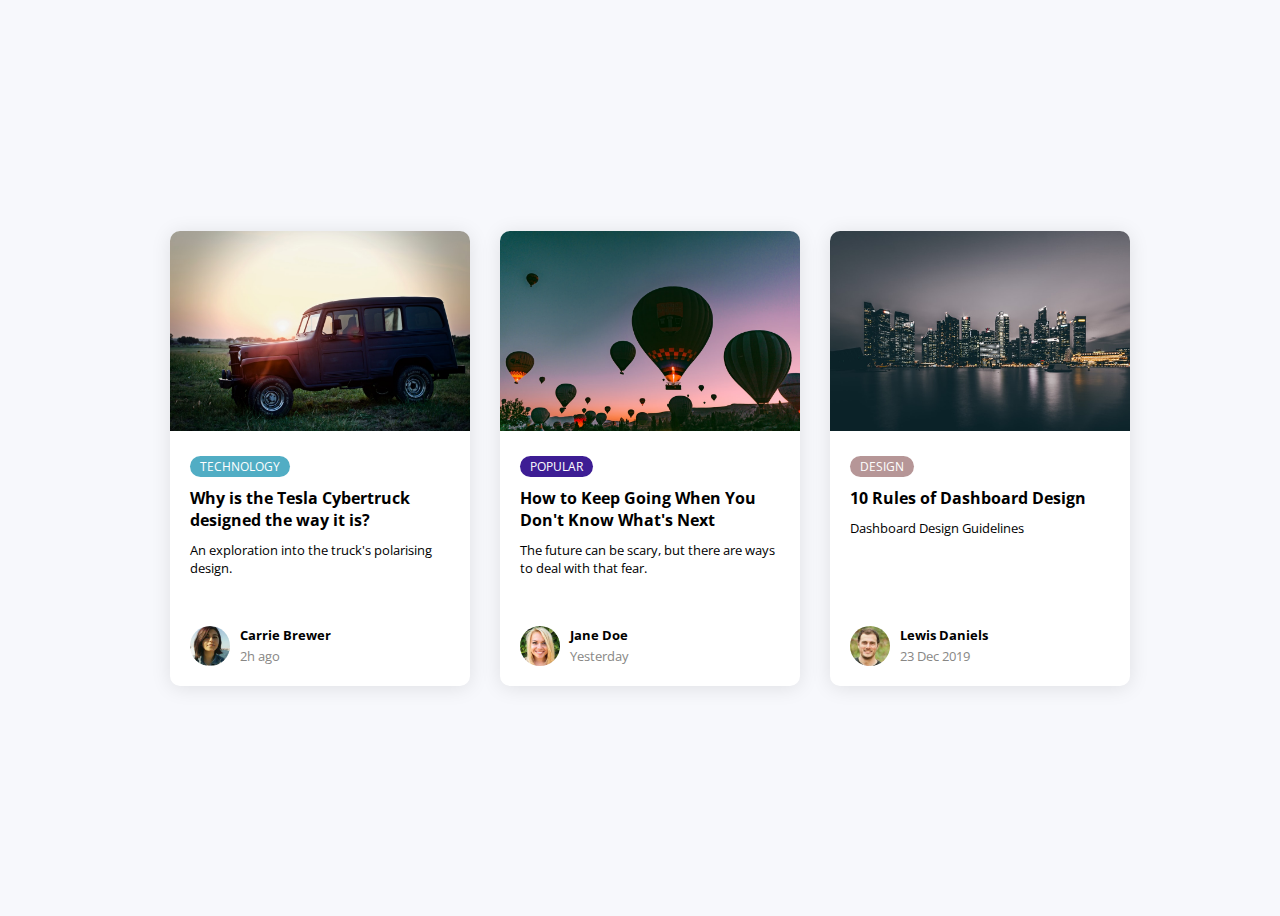
<file: Blog Cards/index.html>
<!DOCTYPE html>
<html lang="en">
<head>
    <meta charset="UTF-8">
    <meta name="viewport" content="width=device-width, initial-scale=1.0">
    <link rel="stylesheet" href="styles.css">
    <title>Blog Cards</title>
</head>
<body>
    <div class="container">
        <div class="card">
            <div class="card-header">
                <img src="./images/rover.jpeg" alt="">
            </div>
            <div class="card-body">
                <span class="tag tag-teal">Technology</span>
                <h4>Why is the Tesla Cybertruck designed the way it is?</h4>
            <p>An exploration into the truck's polarising design.</p>
                <div class="user">
                <img src="./images/user-1.jpg" alt="">
                <div class="user-info">
                    <h5>Carrie Brewer</h5>
                    <small>2h ago</small>
             </div>
        </div>
     </div>
    </div>
    <div class="card">
        <div class="card-header">
            <img src="./images/ballons.jpeg" alt="">
        </div>
        <div class="card-body">
            <span class="tag tag-blue">Popular</span>
            <h4>How to Keep Going When You Don't Know What's Next</h4>
        <p>The future can be scary, but there are ways to deal with that fear.</p>
        <div class="user">
            <img src="./images/user-3.jpg" alt="">
            <div class="user-info">
                <h5>Jane Doe</h5>
                <small>Yesterday</small>
         </div>
    </div>
 </div>
</div>
<div class="card">
    <div class="card-header">
        <img src="./images/city.jpeg" alt="">
    </div>
    <div class="card-body">
        <span class="tag tag-purple">Design</span>
        <h4>10 Rules of Dashboard Design</h4>
    <p>Dashboard Design Guidelines</p>
    <div class="user">
        <img src="./images/user-2.jpg" alt="">
        <div class="user-info">
            <h5>Lewis Daniels</h5>
            <small>23 Dec 2019</small>
     </div>
</div>
</div>
</div>
 </div>
</body>
</html>
</file>
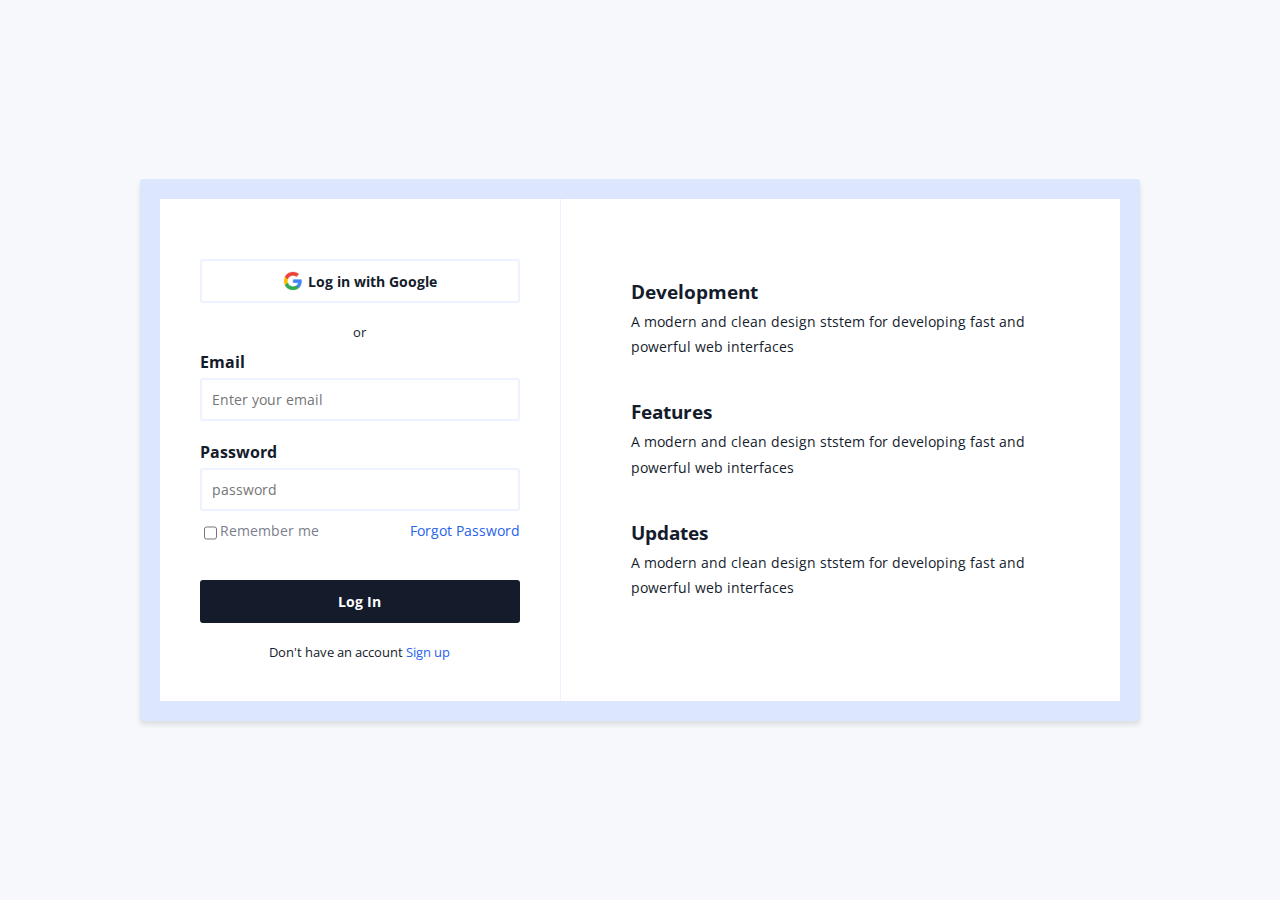
<file: Login Page/index.html>
<!DOCTYPE html>
<html lang="en">
<head>
    <meta charset="UTF-8">
    <meta name="viewport" content="width=device-width, initial-scale=1.0">
    <link rel="stylesheet" href="styles.css">
    <link rel="stylesheet" href="https://cdnjs.cloudflare.com/ajax/libs/font-awesome/5.13.1/css/all.min.css" integrity="sha512-xA6Hp6oezhjd6LiLZynuukm80f8BoZ3OpcEYaqKoCV3HKQDrYjDE1Gu8ocxgxoXmwmSzM4iqPvCsOkQNiu41GA==" crossorigin="anonymous" />
    <title>Login Page</title>
</head>
<body>
    <div class="container">
        <form>
            <button class="btn btn-ghost">
                <img src="./images/google.png" alt="">
                Log in with Google
            </button>
            
            <small>or</small>

            <div class="form-control">
                <label for="email">Email</label>
                <input type="email" id="email" placeholder="Enter your email">
            </div>

            <div class="form-control">
                <label for="password">Password</label>
                <input type="password" id="password" placeholder="password">
            </div>

            <div class="checkbox-container">
                <input type="checkbox" id="remember">
                <label for="remember">Remember me</label>
                <a href="#">Forgot Password</a>
            </div>
            <button class="btn">Log In</button>
            
            <small>Don't have an account <a href="#">Sign up</a></small>
        </form>

        <div class="features">
            <div class="feature">
                <i class="fas fa-code"></i>
                <h3>Development</h3>
                <p>A modern and clean design ststem for developing fast and powerful web interfaces</p>
            </div>

            <div class="feature">
                <i class="fas fa-gift"></i>
                <h3>Features</h3>
                <p>A modern and clean design ststem for developing fast and powerful web interfaces</p>
            </div>

            <div class="feature">
                <i class="fas fa-edit"></i>
                <h3>Updates</h3>
                <p>A modern and clean design ststem for developing fast and powerful web interfaces</p>
            </div>
        </div>
    </div>
</body>
</html>
</file>
<file: Blog Cards/styles.css>
@import url('https://fonts.googleapis.com/css2?family=Open+Sans:wght@400;600&display=swap');


*{
    box-sizing: border-box;
}


body{
    font-family: 'Open Sans', sans-serif;
    background-color: #F7f8fc;
    display: flex;
    align-items: center;
    justify-content: center;
    min-height: 100vh;
}

.container{
    display: grid;
    grid-template-columns: repeat(3, 1fr);
    width: 940px;
    gap: 30px;
    margin: auto;
}

.card{
    background-color: #fff;
    border-radius: 10px;
    box-shadow: 0 2px 20px rgba(0, 0, 0, 0.1);
    overflow: hidden;
    width: 300px;
}

.card-header img{
    width: 100%;
    height: 200px;
    object-fit: cover;
}

.card-body{
    display: flex;
    flex-direction: column;
    align-items: start;
    padding: 20px;
    min-height: 250px;
}


.tag{
    background: #777;
    border-radius: 50px;
    font-size: 12px;
    margin: 0;
    color: #fff;
    padding: 2px 10px;
    text-transform: uppercase ;
}


.tag-teal{
    background-color: #51ADC4;
}


.tag-blue{
    background-color: #3d1d94;
}


.tag-purple{
    background-color: #B69697;
}


.card-body h4{
    margin: 10px 0;
}

.card-body p {
    font-size: 13px;
    margin: 0 0 40px;
}


.user{
    display: flex;
    margin-top: auto;
}

.user img{
    width: 40px;
    height: 40px;
    border-radius: 50%;
    margin-right: 10px;
}

.user-info h5{
    margin: 0;
}
.user-info small{
    color: #888785;
}

@media  (max-width: 940px){
    .container{
        grid-template-columns: 1fr;
        justify-items: center;
    }
}
</file>
<file: Login Page/styles.css>
@import url('https://fonts.googleapis.com/css2?family=Open+Sans:wght@400;600&display=swap');


*{
    box-sizing: border-box;
}


body{
    font-family: 'Open Sans', sans-serif;
    background-color: #f7f8fc;
    color: #141c2c;
    display: flex;
    align-items: center;
    justify-content: center;
    min-height: 100vh;
    margin: 0;
}


a{
    color: #2762eb;
    text-decoration: none;
}

.container{
    background-color: #fff;
    border-radius: 3px;
    border: 20px solid #dce7ff;
    width: 1000px;
    max-width: 100%;
    display: flex;
    box-shadow: 0 4px 5px rgba(0, 0, 0, 0.1)

}


form{
    border-right: 1px solid #ecf2ff;
    display: flex;
    flex-direction: column;
    align-items: center;
    justify-content: center;
    padding: 40px;
    flex: 1
}

.form-control{
    margin: 10px 0;
    width: 100%;
}

label{
    display: inline-block;
    font-weight: bold;
    margin-bottom: 5px;
}

input:not([type='checkbox']){
    background-color: transparent;
    border: 2px solid #ecf2ff;
    border-radius: 3px;
    font-family: inherit;
    font-size: 14px;
    padding: 10px;
    width: 100%;
}

.btn{
    background-color: #141c2c;
    border: 2px solid #141c2c;
    border-radius: 3px;
    color: #fff;
    display: flex;
    align-items: center;
    justify-content: center;
    font-family: inherit;
    font-weight: bold;
    font-size: 14px;
    padding: 10px;
    margin: 20px 0;
    width: 100%;
    cursor: pointer;

}

.checkbox-container label{
    color: #7a7e8c;
    font-weight: normal;
}

.checkbox-container a{
    margin-left: auto;
}

.checkbox-container {
    display: flex;
    justify-content: space-between;
    font-size: 14px;
    margin-bottom: 15px;
    width: 100%;
}



.btn img {
    margin-right: 5px;
    width: 20px;
}

.btn-ghost{
    background-color: transparent;
    border-color: #ecf2ff;
    color: #141c2c;
}

.features {
    flex: 1.5;
    padding: 40px;
}


.feature{
    padding-left: 30px;
    position: relative;
    margin: 40px 0;
}

.feature i{
    color: #2762eb;
    position: absolute;
    top: 5px;
    left: 0px;
}

.feature h3{
    margin: 0;
}


.feature p{
    font-size: 14px;
    line-height: 1.8;
    margin: 5px 0;
}

@media (max-width: 768px){
    .container{
        flex-direction: column;
    }
    form{
        border-right: 0;
    }
}
</file>
